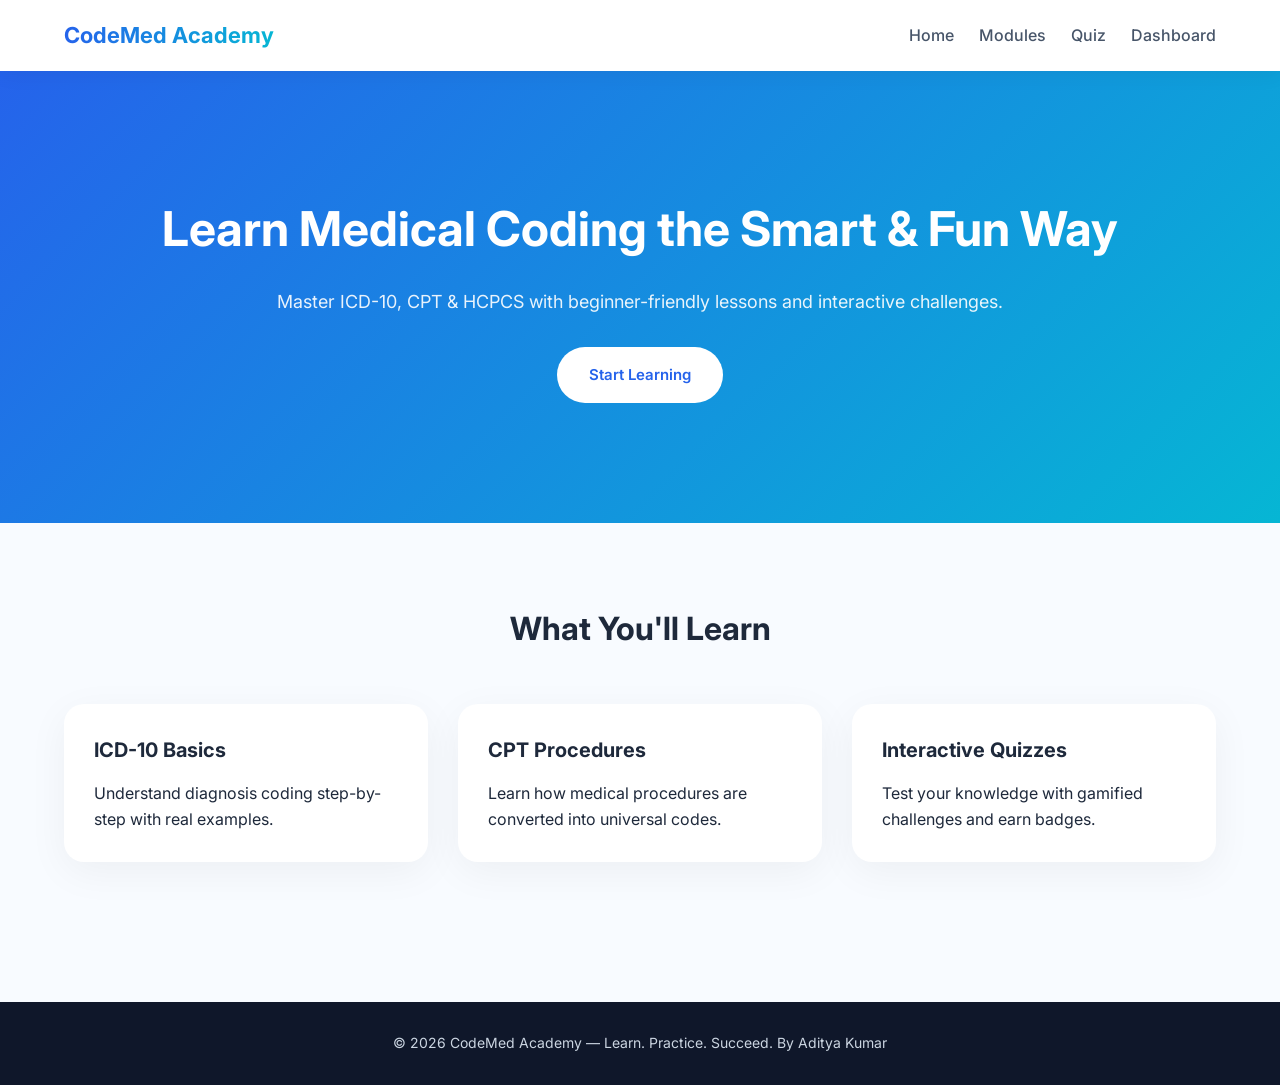
<file: index.html>
<!DOCTYPE html>
<html>
<head>
  <title>CodeMed Academy</title>
  <link rel="stylesheet" href="style.css">
</head>
<body>

<nav>
  <div class="container nav-wrapper">
    <div class="logo">CodeMed Academy</div>
    <ul>
      <li><a href="#">Home</a></li>
      <li><a href="modules.html">Modules</a></li>
      <li><a href="#">Quiz</a></li>
      <li><a href="#">Dashboard</a></li>
    </ul>
  </div>
</nav>

<section class="hero">
  <div class="container">
    <h1>Learn Medical Coding the Smart & Fun Way</h1>
    <p>Master ICD-10, CPT & HCPCS with beginner-friendly lessons and interactive challenges.</p>
    <a href="#" class="btn">Start Learning</a>
  </div>
</section>

<section class="section">
  <div class="container">
    <h2 class="section-title">What You'll Learn</h2>
    <div class="card-grid">
      <div class="card">
        <h3>ICD-10 Basics</h3>
        <p>Understand diagnosis coding step-by-step with real examples.</p>
      </div>

      <div class="card">
        <h3>CPT Procedures</h3>
        <p>Learn how medical procedures are converted into universal codes.</p>
      </div>

      <div class="card">
        <h3>Interactive Quizzes</h3>
        <p>Test your knowledge with gamified challenges and earn badges.</p>
      </div>
    </div>
  </div>
</section>

<footer>
  © 2026 CodeMed Academy — Learn. Practice. Succeed. By Aditya Kumar 
</footer>

</body>
</html>
</file>
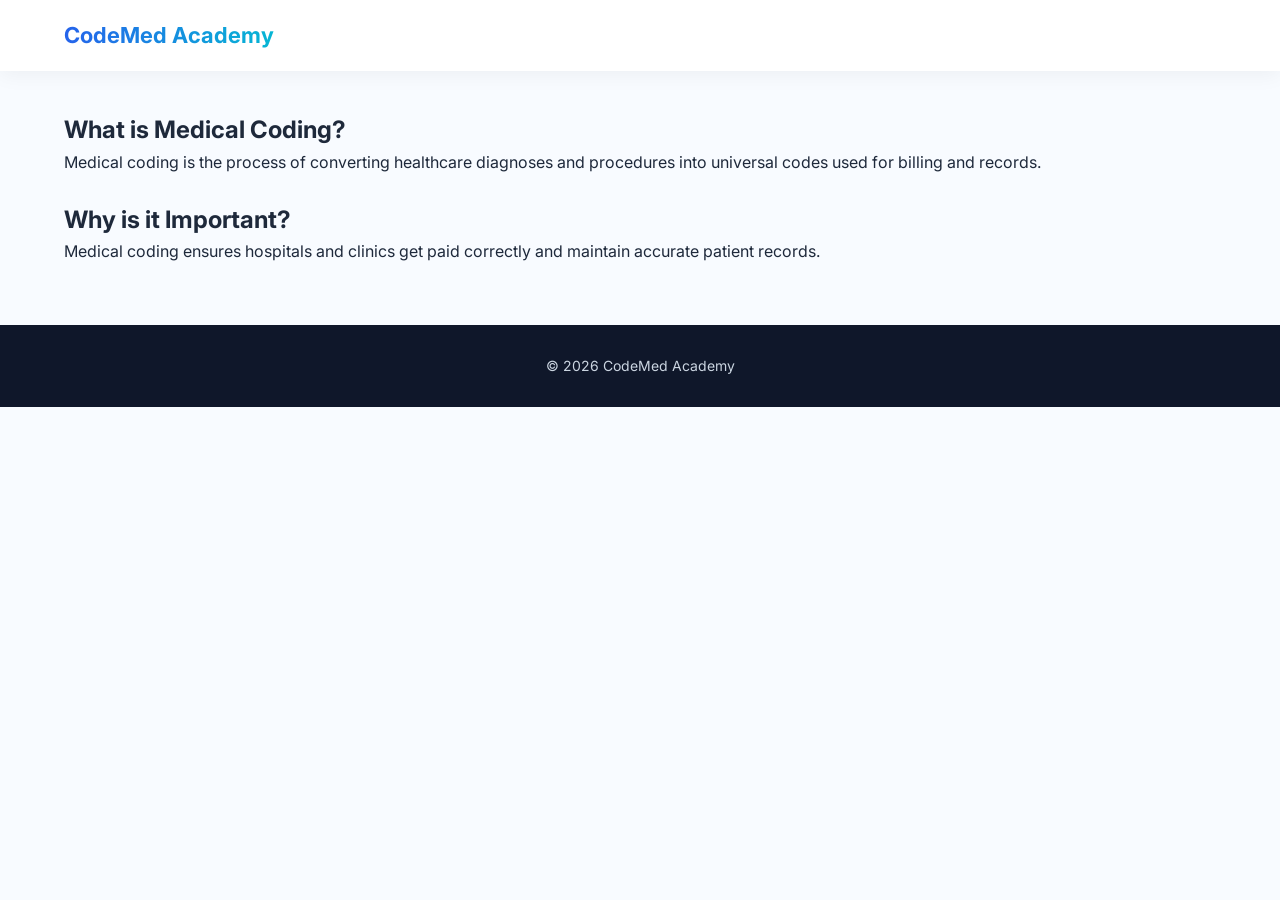
<file: about.html>
<!DOCTYPE html>
<html>
<head>
  <title>About - CodeMed Academy</title>
  <link rel="stylesheet" href="style.css">
</head>
<body>

<nav>
  <div class="container">
    <span class="logo">CodeMed Academy</span>
  </div>
</nav>

<div class="container" style="margin-top:40px;">
  <h2>What is Medical Coding?</h2>
  <p>Medical coding is the process of converting healthcare diagnoses and procedures into universal codes used for billing and records.</p>

  <br>

  <h2>Why is it Important?</h2>
  <p>Medical coding ensures hospitals and clinics get paid correctly and maintain accurate patient records.</p>
</div>

<footer>
  <p>© 2026 CodeMed Academy</p>
</footer>

</body>
</html>
</file>
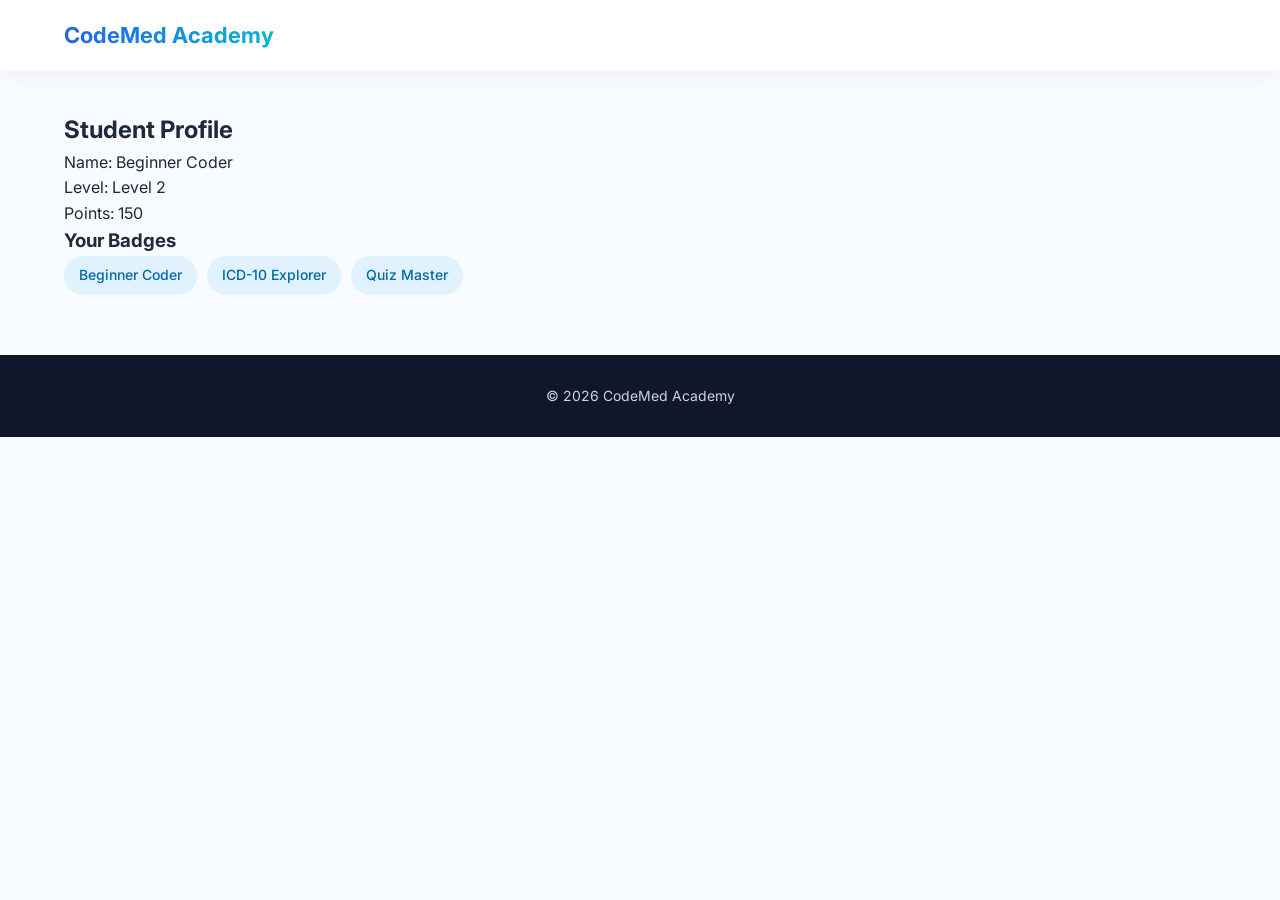
<file: dashboard.html>
<!DOCTYPE html>
<html>
<head>
  <title>Dashboard - CodeMed Academy</title>
  <link rel="stylesheet" href="style.css">
</head>
<body>

<nav>
  <div class="container">
    <span class="logo">CodeMed Academy</span>
  </div>
</nav>

<div class="container" style="margin-top:40px;">

  <div class="profile">
    <h2>Student Profile</h2>
    <p>Name: Beginner Coder</p>
    <p>Level: Level 2</p>
    <p>Points: 150</p>
  </div>

  <h3>Your Badges</h3>
  <div class="badges">
    <span>Beginner Coder</span>
    <span>ICD-10 Explorer</span>
    <span>Quiz Master</span>
  </div>

</div>

<footer>
  <p>© 2026 CodeMed Academy</p>
</footer>

</body>
</html>
</file>
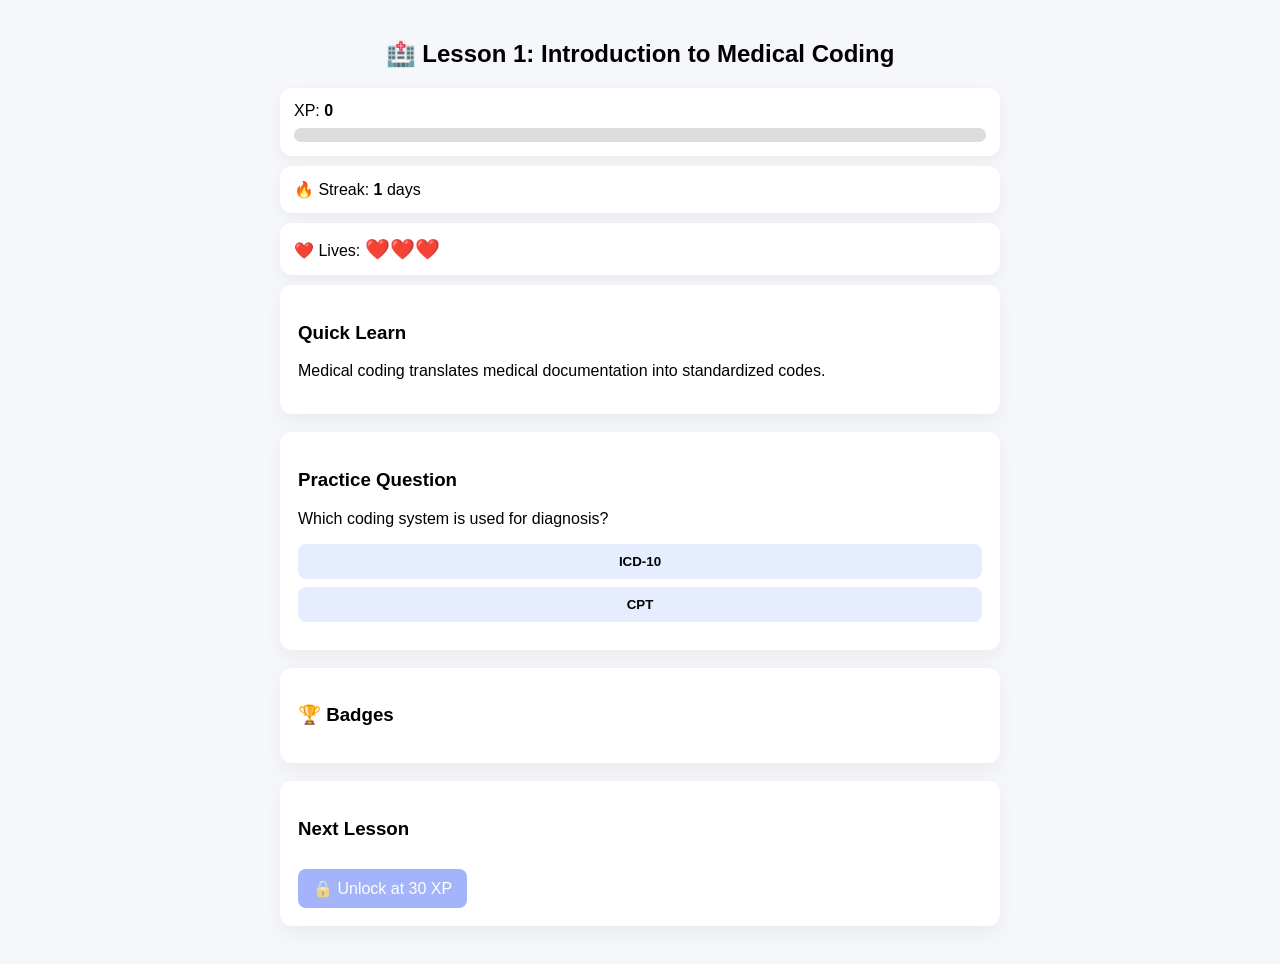
<file: lesson1.html>
<!DOCTYPE html>
<html>
<head>
  <title>Lesson 1 - CodeMed Academy</title>
  <meta name="viewport" content="width=device-width, initial-scale=1.0">

  <style>
    body {
      font-family: Arial, sans-serif;
      background: #f5f7fb;
      padding: 20px;
      max-width: 720px;
      margin: auto;
    }

    h2 { text-align: center; }

    .card {
      background: white;
      padding: 18px;
      border-radius: 12px;
      margin-bottom: 18px;
      box-shadow: 0 8px 20px rgba(0,0,0,0.05);
    }

    .xp-box {
      background: white;
      padding: 14px;
      border-radius: 12px;
      margin-bottom: 10px;
      box-shadow: 0 5px 15px rgba(0,0,0,0.05);
    }

    .progress-container {
      background: #ddd;
      height: 14px;
      border-radius: 20px;
      overflow: hidden;
      margin-top: 8px;
    }

    .progress-bar {
      height: 100%;
      width: 0%;
      background: linear-gradient(90deg, #58cc02, #46a302);
      transition: 0.4s;
    }

    .option-btn {
      display: block;
      width: 100%;
      padding: 10px;
      margin: 8px 0;
      border: none;
      border-radius: 8px;
      background: #e5edff;
      cursor: pointer;
      font-weight: bold;
    }

    .option-btn:hover {
      background: #d2dcff;
    }

    .feedback {
      margin-top: 10px;
      font-weight: bold;
    }

    .badge {
      display: inline-block;
      background: gold;
      padding: 6px 12px;
      border-radius: 20px;
      font-weight: bold;
      margin-top: 10px;
    }

    .lives {
      color: red;
      font-size: 20px;
    }

    .confetti {
      position: fixed;
      top: 0;
      left: 0;
      width: 100%;
      height: 100%;
      background: repeating-linear-gradient(
        45deg,
        #ff0,
        #ff0 10px,
        #f0f 10px,
        #f0f 20px
      );
      opacity: 0.3;
      animation: fadeOut 2s forwards;
    }

    @keyframes fadeOut {
      to { opacity: 0; }
    }

    .locked {
      opacity: 0.5;
      pointer-events: none;
    }

    .btn-link {
      display: inline-block;
      padding: 10px 15px;
      background: #4a6cf7;
      color: white;
      text-decoration: none;
      border-radius: 8px;
      margin-top: 10px;
    }
  </style>
</head>

<body>

<h2>🏥 Lesson 1: Introduction to Medical Coding</h2>

<div class="xp-box">
  XP: <strong><span id="xp">0</span></strong>
  <div class="progress-container">
    <div id="progressBar" class="progress-bar"></div>
  </div>
</div>

<div class="xp-box">
  🔥 Streak: <strong><span id="streak">0</span></strong> days
</div>

<div class="xp-box">
  ❤️ Lives: <span id="lives" class="lives">❤️❤️❤️</span>
</div>

<div class="card">
  <h3>Quick Learn</h3>
  <p>Medical coding translates medical documentation into standardized codes.</p>
</div>

<div class="card">
  <h3>Practice Question</h3>
  <p>Which coding system is used for diagnosis?</p>

  <button class="option-btn" onclick="check(true)">ICD-10</button>
  <button class="option-btn" onclick="check(false)">CPT</button>

  <div id="feedback" class="feedback"></div>
</div>

<div class="card">
  <h3>🏆 Badges</h3>
  <div id="badgeArea"></div>
</div>

<div class="card">
  <h3>Next Lesson</h3>
  <a id="lesson2Btn" href="lesson2.html" class="btn-link locked">
    🔒 Unlock at 30 XP
  </a>
</div>

<script>
let xp = parseInt(localStorage.getItem("xp")) || 0;
let streak = parseInt(localStorage.getItem("streak")) || 0;
let lives = parseInt(localStorage.getItem("lives")) || 3;
let lastVisit = localStorage.getItem("lastVisit");

function updateUI() {
  document.getElementById("xp").innerText = xp;
  document.getElementById("streak").innerText = streak;

  document.getElementById("lives").innerText = "❤️".repeat(lives);

  let progress = Math.min((xp / 100) * 100, 100);
  document.getElementById("progressBar").style.width = progress + "%";

  if (xp >= 30) {
    document.getElementById("lesson2Btn").classList.remove("locked");
    document.getElementById("lesson2Btn").innerText = "Go to Lesson 2";
  }

  if (xp >= 50) {
    document.getElementById("badgeArea").innerHTML =
      '<div class="badge">🏆 Coding Rookie Badge</div>';
  }
}

function showConfetti() {
  const confetti = document.createElement("div");
  confetti.className = "confetti";
  document.body.appendChild(confetti);
  setTimeout(() => confetti.remove(), 2000);
}

function check(correct) {
  if (lives <= 0) return;

  if (correct) {
    xp += 10;
    document.getElementById("feedback").innerHTML = "✅ Correct! +10 XP";
    showConfetti();
  } else {
    lives--;
    document.getElementById("feedback").innerHTML = "❌ Wrong! Lost 1 life";
  }

  localStorage.setItem("xp", xp);
  localStorage.setItem("lives", lives);
  updateUI();
}

function updateStreak() {
  const today = new Date().toDateString();

  if (!lastVisit) {
    streak = 1;
  } else {
    const lastDate = new Date(lastVisit);
    const currentDate = new Date(today);
    const diffDays = (currentDate - lastDate) / (1000 * 60 * 60 * 24);

    if (diffDays === 1) streak++;
    else if (diffDays > 1) streak = 1;
  }

  localStorage.setItem("streak", streak);
  localStorage.setItem("lastVisit", today);
}

updateStreak();
updateUI();
</script>

</body>
</html>
</file>
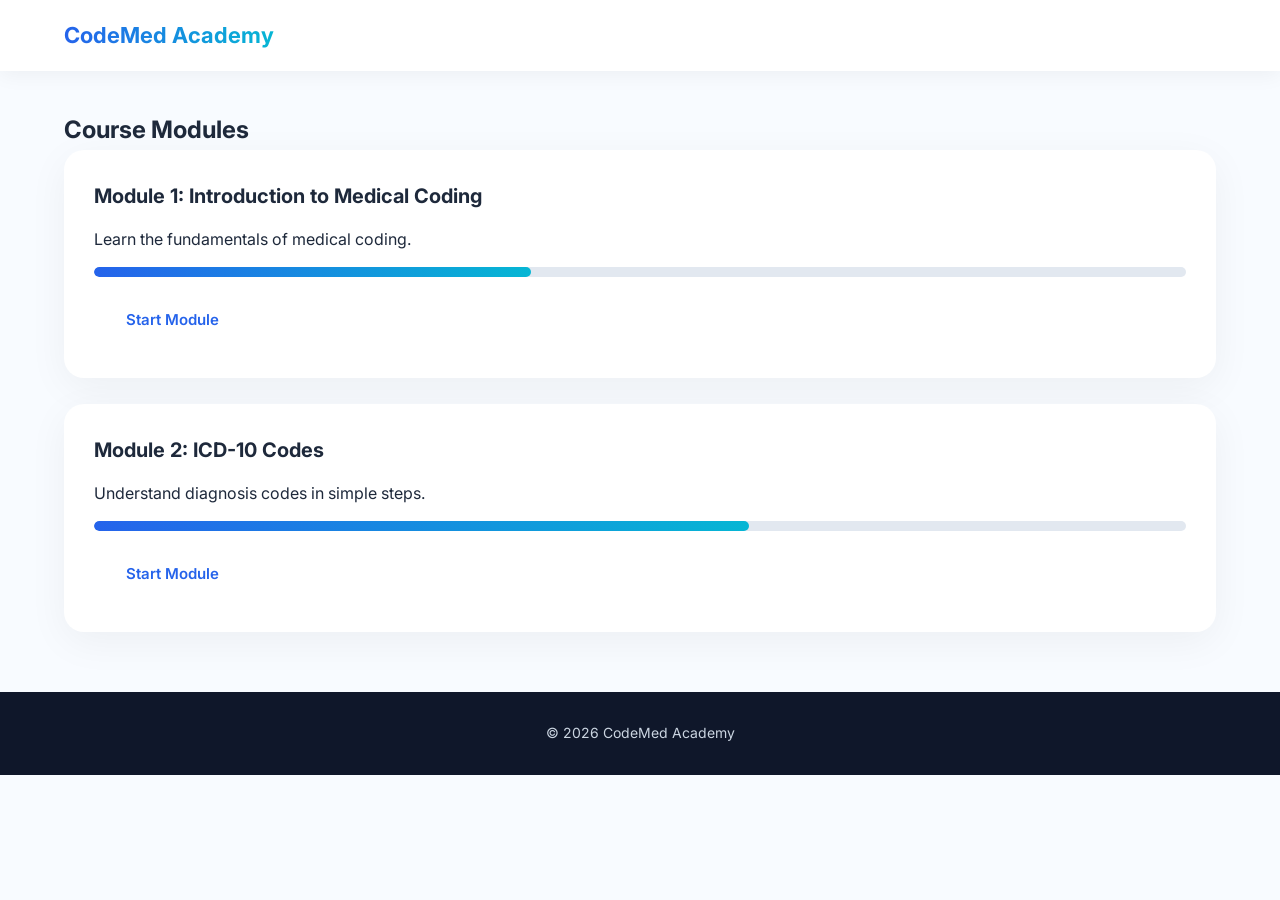
<file: modules.html>
<!DOCTYPE html>
<html>
<head>
  <title>Modules - CodeMed Academy</title>
  <link rel="stylesheet" href="style.css">
</head>
<body>

<nav>
  <div class="container">
    <span class="logo">CodeMed Academy</span>
  </div>
</nav>

<div class="container" style="margin-top:40px;">
  <h2>Course Modules</h2>

  <div class="card">
    <h3>Module 1: Introduction to Medical Coding</h3>
    <p>Learn the fundamentals of medical coding.</p>
    <div class="progress"><div class="progress-bar" style="width:40%;"></div></div>
    <a href="#" class="btn">Start Module</a>
  </div>

  <br>

  <div class="card">
    <h3>Module 2: ICD-10 Codes</h3>
    <p>Understand diagnosis codes in simple steps.</p>
    <div class="progress"><div class="progress-bar" style="width:60%;"></div></div>
    <a href="#" class="btn">Start Module</a>
  </div>

</div>

<footer>
  <p>© 2026 CodeMed Academy</p>
</footer>

</body>
</html>
</file>
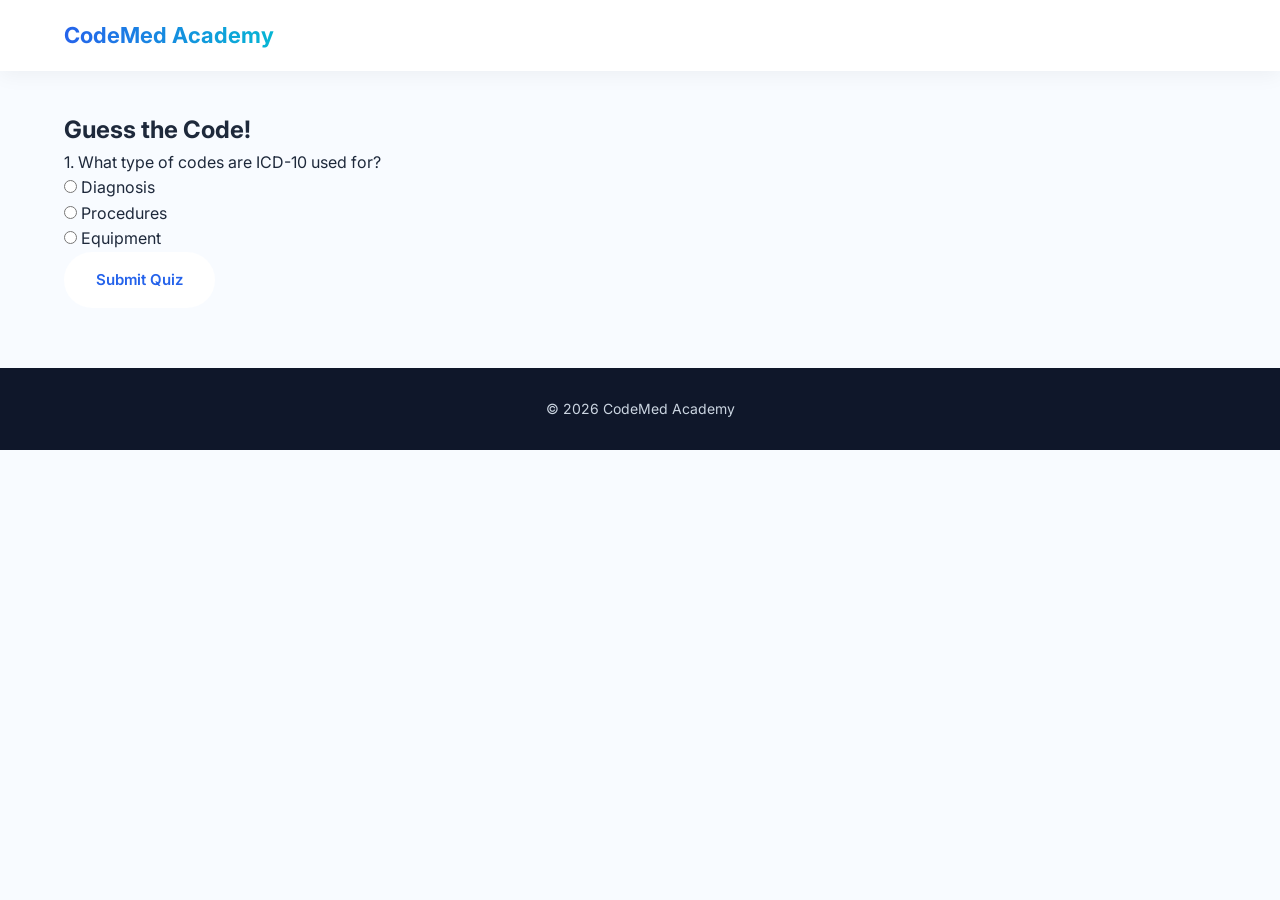
<file: quiz.html>
<!DOCTYPE html>
<html>
<head>
  <title>Quiz - CodeMed Academy</title>
  <link rel="stylesheet" href="style.css">
</head>
<body>

<nav>
  <div class="container">
    <span class="logo">CodeMed Academy</span>
  </div>
</nav>

<div class="container" style="margin-top:40px;">
  <h2>Guess the Code!</h2>

  <div class="quiz-question">
    <p>1. What type of codes are ICD-10 used for?</p>
    <input type="radio"> Diagnosis<br>
    <input type="radio"> Procedures<br>
    <input type="radio"> Equipment<br>
  </div>

  <a href="#" class="btn">Submit Quiz</a>
</div>

<footer>
  <p>© 2026 CodeMed Academy</p>
</footer>

</body>
</html>
</file>
<file: style.css>
/* ===== IMPORT FONT ===== */
@import url('https://fonts.googleapis.com/css2?family=Inter:wght@300;400;600;700&display=swap');

/* ===== CSS VARIABLES ===== */
:root {
  --primary: #2563eb;
  --accent: #06b6d4;
  --dark: #0f172a;
  --text: #1e293b;
  --muted: #475569;
  --light-bg: #f8fbff;
  --border: #e2e8f0;
}

/* ===== GLOBAL RESET ===== */
* { margin: 0; padding: 0; box-sizing: border-box; }

body {
  font-family: 'Inter', sans-serif;
  background: var(--light-bg);
  color: var(--text);
  line-height: 1.6;
}

.container { width: 90%; max-width: 1200px; margin: auto; }

/* ===== NAVBAR ===== */
nav {
  position: sticky; top: 0;
  background: white;
  padding: 18px 0;
  box-shadow: 0 4px 20px rgba(0,0,0,0.05);
  z-index: 1000;
}

.nav-wrapper { display: flex; justify-content: space-between; align-items: center; }

.logo {
  font-weight: 700; font-size: 22px;
  background: linear-gradient(90deg, var(--primary), var(--accent));
  -webkit-background-clip: text;
  background-clip: text;
  -webkit-text-fill-color: transparent;
  text-decoration: none;
}

nav ul { list-style: none; display: flex; gap: 25px; }

nav ul li a {
  text-decoration: none; color: var(--muted);
  font-weight: 500; transition: color 0.3s;
}

nav ul li a:hover, nav ul li a.active { color: var(--primary); }

/* ===== HAMBURGER ===== */
.hamburger {
  display: none; flex-direction: column; gap: 5px;
  cursor: pointer; background: none; border: none; padding: 4px;
}
.hamburger span { display: block; width: 25px; height: 3px; background: var(--muted); border-radius: 3px; }

.nav-mobile {
  display: none; flex-direction: column;
  background: white; padding: 15px 20px;
  box-shadow: 0 8px 20px rgba(0,0,0,0.08);
}
.nav-mobile a {
  text-decoration: none; color: var(--muted); font-weight: 500;
  padding: 10px 0; border-bottom: 1px solid var(--border);
}
.nav-mobile a:last-child { border-bottom: none; }
.nav-mobile a:hover { color: var(--primary); }
.nav-mobile.open { display: flex; }

/* ===== HERO ===== */
.hero {
  padding: 120px 0;
  background: linear-gradient(135deg, var(--primary), var(--accent));
  color: white; text-align: center;
}
.hero h1 { font-size: 48px; font-weight: 700; margin-bottom: 20px; }
.hero p { font-size: 18px; margin-bottom: 30px; opacity: 0.9; }

/* ===== PAGE HEADER ===== */
.page-header {
  background: linear-gradient(135deg, var(--primary), var(--accent));
  color: white; padding: 60px 0; text-align: center; margin-bottom: 50px;
}
.page-header h1 { font-size: 36px; font-weight: 700; margin-bottom: 10px; }
.page-header p { opacity: 0.9; font-size: 16px; }

/* ===== BUTTONS ===== */
.btn {
  display: inline-block; padding: 14px 30px; border-radius: 50px;
  background: white; color: var(--primary); font-weight: 600;
  text-decoration: none; transition: all 0.3s ease;
  border: 2px solid transparent; cursor: pointer;
  font-family: 'Inter', sans-serif; font-size: 15px;
}
.btn:hover { transform: translateY(-3px); box-shadow: 0 10px 25px rgba(0,0,0,0.15); }

.btn-primary {
  background: linear-gradient(90deg, var(--primary), var(--accent));
  color: white; border: none;
}
.btn-primary:hover { box-shadow: 0 10px 25px rgba(37,99,235,0.3); }

/* ===== SECTION ===== */
.section { padding: 80px 0; }
.section-title { text-align: center; font-size: 32px; margin-bottom: 50px; }

/* ===== CARDS ===== */
.card-grid { display: grid; grid-template-columns: repeat(auto-fit, minmax(280px, 1fr)); gap: 30px; }

.card {
  background: white; padding: 30px; border-radius: 20px;
  box-shadow: 0 10px 40px rgba(0,0,0,0.05); transition: all 0.3s ease;
  margin-bottom: 0;
}
.card:hover { transform: translateY(-8px); box-shadow: 0 20px 50px rgba(0,0,0,0.1); }
.card h3 { margin-bottom: 15px; font-size: 20px; }

/* ===== PROGRESS BAR ===== */
.progress { background: var(--border); border-radius: 20px; overflow: hidden; height: 10px; margin: 15px 0; }
.progress-bar { height: 100%; background: linear-gradient(90deg, var(--primary), var(--accent)); border-radius: 20px; }
.progress-label { font-size: 13px; color: var(--muted); margin-bottom: 15px; }

/* ===== QUIZ ===== */
.quiz-box {
  background: white; padding: 30px; border-radius: 20px;
  box-shadow: 0 10px 40px rgba(0,0,0,0.05); margin-bottom: 25px;
}
.quiz-box p.question { font-weight: 600; font-size: 16px; margin-bottom: 18px; }

.quiz-options { display: flex; flex-direction: column; gap: 12px; }

.quiz-options label {
  display: flex; align-items: center; gap: 12px;
  padding: 12px 16px; border-radius: 12px; border: 2px solid var(--border);
  cursor: pointer; transition: all 0.2s; font-size: 15px;
}
.quiz-options label:hover { border-color: var(--primary); background: #eff6ff; }
.quiz-options input[type="radio"] { accent-color: var(--primary); width: 18px; height: 18px; }

.quiz-result {
  display: none; padding: 20px 25px; border-radius: 15px; margin-top: 20px;
  font-size: 15px; font-weight: 600;
}
.quiz-result.correct { background: #f0fdf4; border: 2px solid #86efac; color: #166534; }
.quiz-result.incorrect { background: #fff1f2; border: 2px solid #fca5a5; color: #991b1b; }

/* ===== DASHBOARD ===== */
.dashboard-grid { display: grid; grid-template-columns: repeat(auto-fit, minmax(250px, 1fr)); gap: 25px; margin-bottom: 40px; }

.profile-card {
  background: linear-gradient(135deg, var(--primary), var(--accent));
  color: white; padding: 30px; border-radius: 20px;
  box-shadow: 0 10px 40px rgba(37,99,235,0.2);
}
.profile-card h2 { margin-bottom: 15px; font-size: 22px; }
.profile-card p { opacity: 0.9; margin-bottom: 6px; }

.stat-card {
  background: white; padding: 25px 30px; border-radius: 20px;
  box-shadow: 0 10px 40px rgba(0,0,0,0.05);
}
.stat-card .stat-number { font-size: 36px; font-weight: 700; color: var(--primary); }
.stat-card .stat-label { color: var(--muted); font-size: 14px; }

.badges-section { background: white; padding: 30px; border-radius: 20px; box-shadow: 0 10px 40px rgba(0,0,0,0.05); margin-bottom: 30px; }
.badges-section h3 { margin-bottom: 18px; font-size: 20px; }

.badges { display: flex; flex-wrap: wrap; gap: 10px; }
.badges span { background: #e0f2fe; color: #0369a1; padding: 8px 15px; border-radius: 20px; font-size: 14px; font-weight: 500; }

/* ===== ABOUT ===== */
.about-content {
  background: white; padding: 40px; border-radius: 20px;
  box-shadow: 0 10px 40px rgba(0,0,0,0.05); max-width: 800px; margin: 0 auto 40px;
}
.about-content h2 { font-size: 24px; margin-bottom: 12px; }
.about-content p { color: var(--muted); margin-bottom: 30px; font-size: 16px; }
.about-content p:last-child { margin-bottom: 0; }

/* ===== FOOTER ===== */
footer {
  background: var(--dark); color: #cbd5e1;
  text-align: center; padding: 30px 0; margin-top: 60px; font-size: 14px;
}

/* ===== RESPONSIVE ===== */
@media (max-width: 768px) {
  .hero h1 { font-size: 30px; }
  .hero p { font-size: 15px; }
  nav ul { display: none; }
  .hamburger { display: flex; }
  .section-title { font-size: 26px; }
  .page-header h1 { font-size: 28px; }
}

/* ===== LOGIN PAGE ===== */
.login-page {
  min-height: 100vh; display: flex; align-items: center; justify-content: center;
  background: linear-gradient(135deg, var(--primary), var(--accent)); padding: 20px;
}
.login-container {
  display: grid; grid-template-columns: 1fr 1fr; background: white;
  border-radius: 25px; overflow: hidden; box-shadow: 0 25px 60px rgba(0,0,0,0.15);
  max-width: 1000px; width: 100%;
}
.login-left {
  background: linear-gradient(135deg, var(--primary), #1e40af);
  color: white; padding: 60px; display: flex; flex-direction: column; justify-content: center;
}
.login-left h2 { font-size: 32px; margin-bottom: 20px; }
.login-left p { opacity: 0.9; }
.login-right { padding: 60px; display: flex; flex-direction: column; justify-content: center; }
.login-right h2 { margin-bottom: 30px; }
.form-group { margin-bottom: 25px; }
.form-group input {
  width: 100%; padding: 14px; border-radius: 10px; border: 1px solid var(--border);
  font-size: 14px; outline: none; transition: border-color 0.3s; font-family: 'Inter', sans-serif;
}
.form-group input:focus { border-color: var(--primary); }
.login-btn {
  width: 100%; padding: 14px; border-radius: 50px; border: none;
  background: linear-gradient(90deg, var(--primary), var(--accent));
  color: white; font-weight: 600; cursor: pointer; transition: 0.3s; font-size: 15px;
}
.login-btn:hover { transform: translateY(-3px); box-shadow: 0 10px 25px rgba(0,0,0,0.15); }
.divider { text-align: center; margin: 20px 0; color: #64748b; font-size: 14px; }
.social-login { display: flex; gap: 15px; }
.social-btn { flex: 1; padding: 10px; border-radius: 10px; border: 1px solid var(--border); background: white; cursor: pointer; }
.social-btn:hover { background: #f1f5f9; }
.login-footer { margin-top: 20px; text-align: center; font-size: 14px; }
.login-footer a { color: var(--primary); text-decoration: none; font-weight: 600; }

@media (max-width: 900px) {
  .login-container { grid-template-columns: 1fr; }
  .login-left { display: none; }
}
</file>
